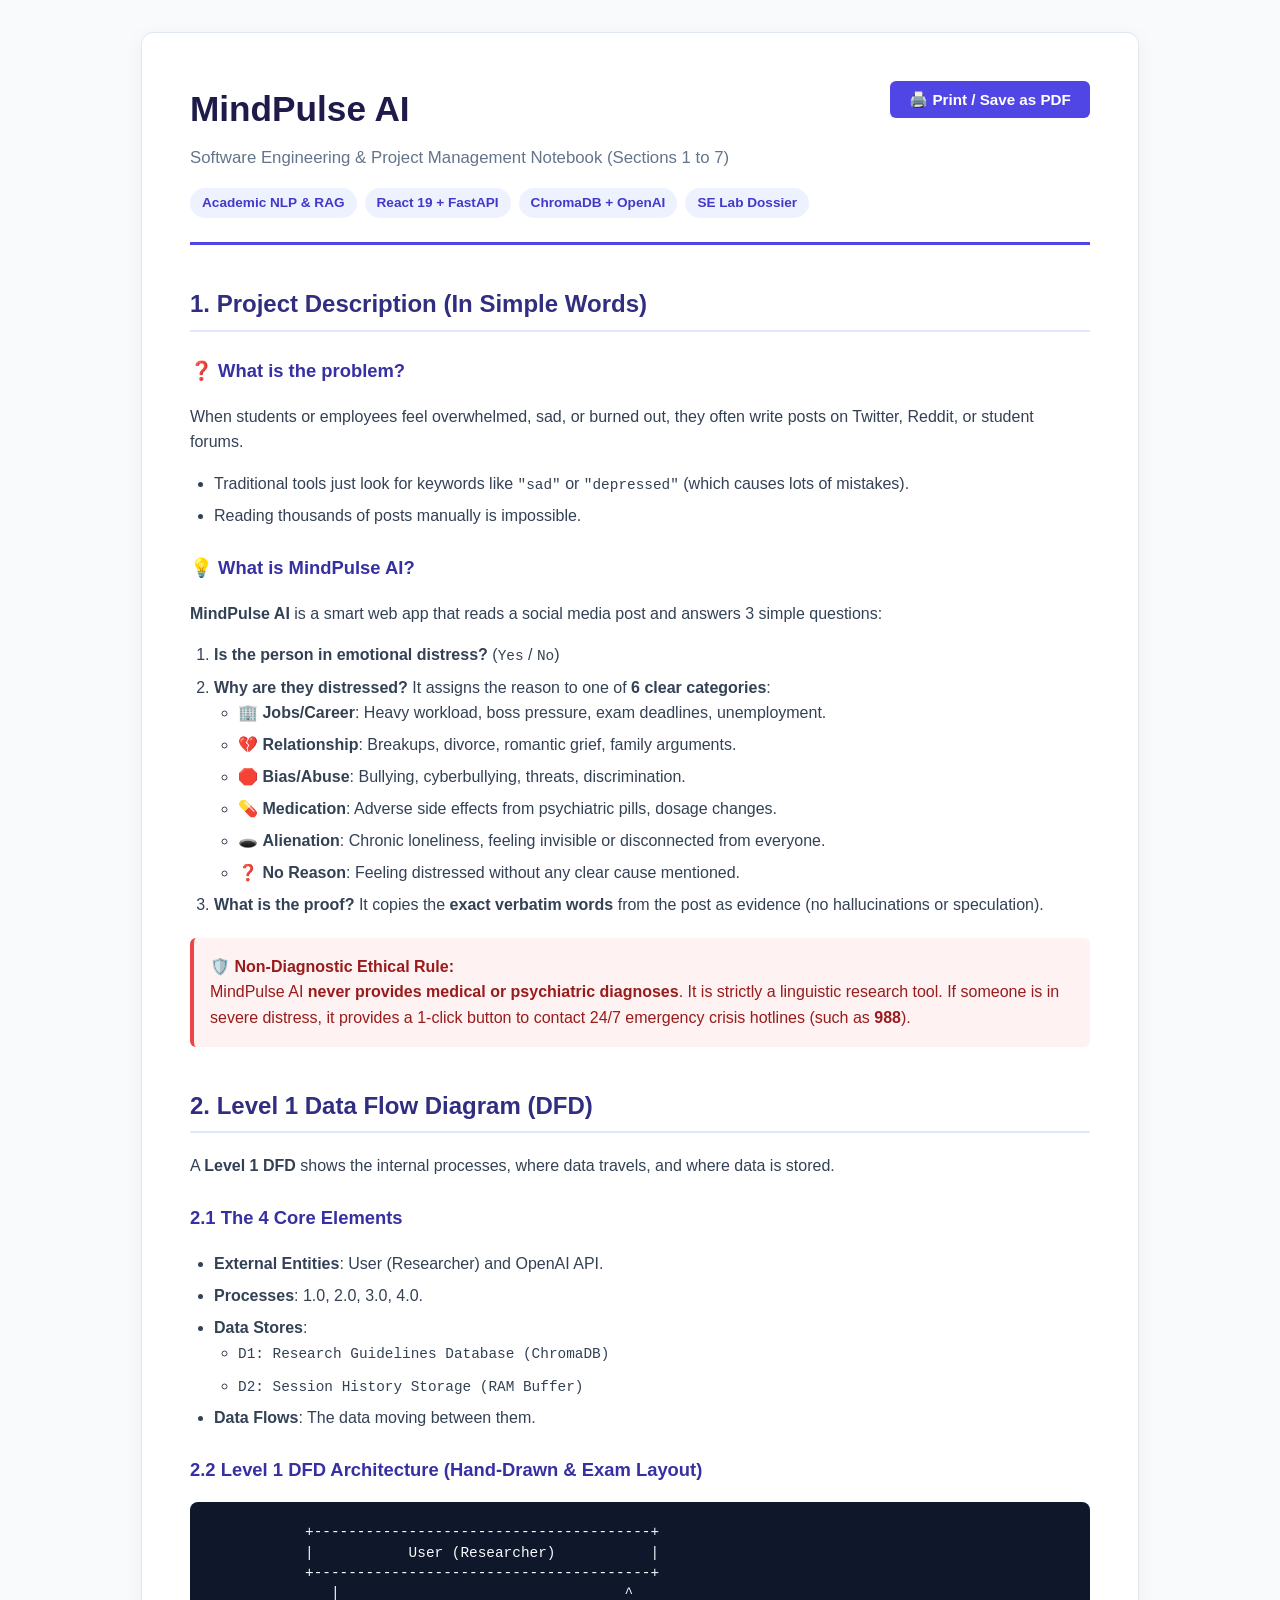
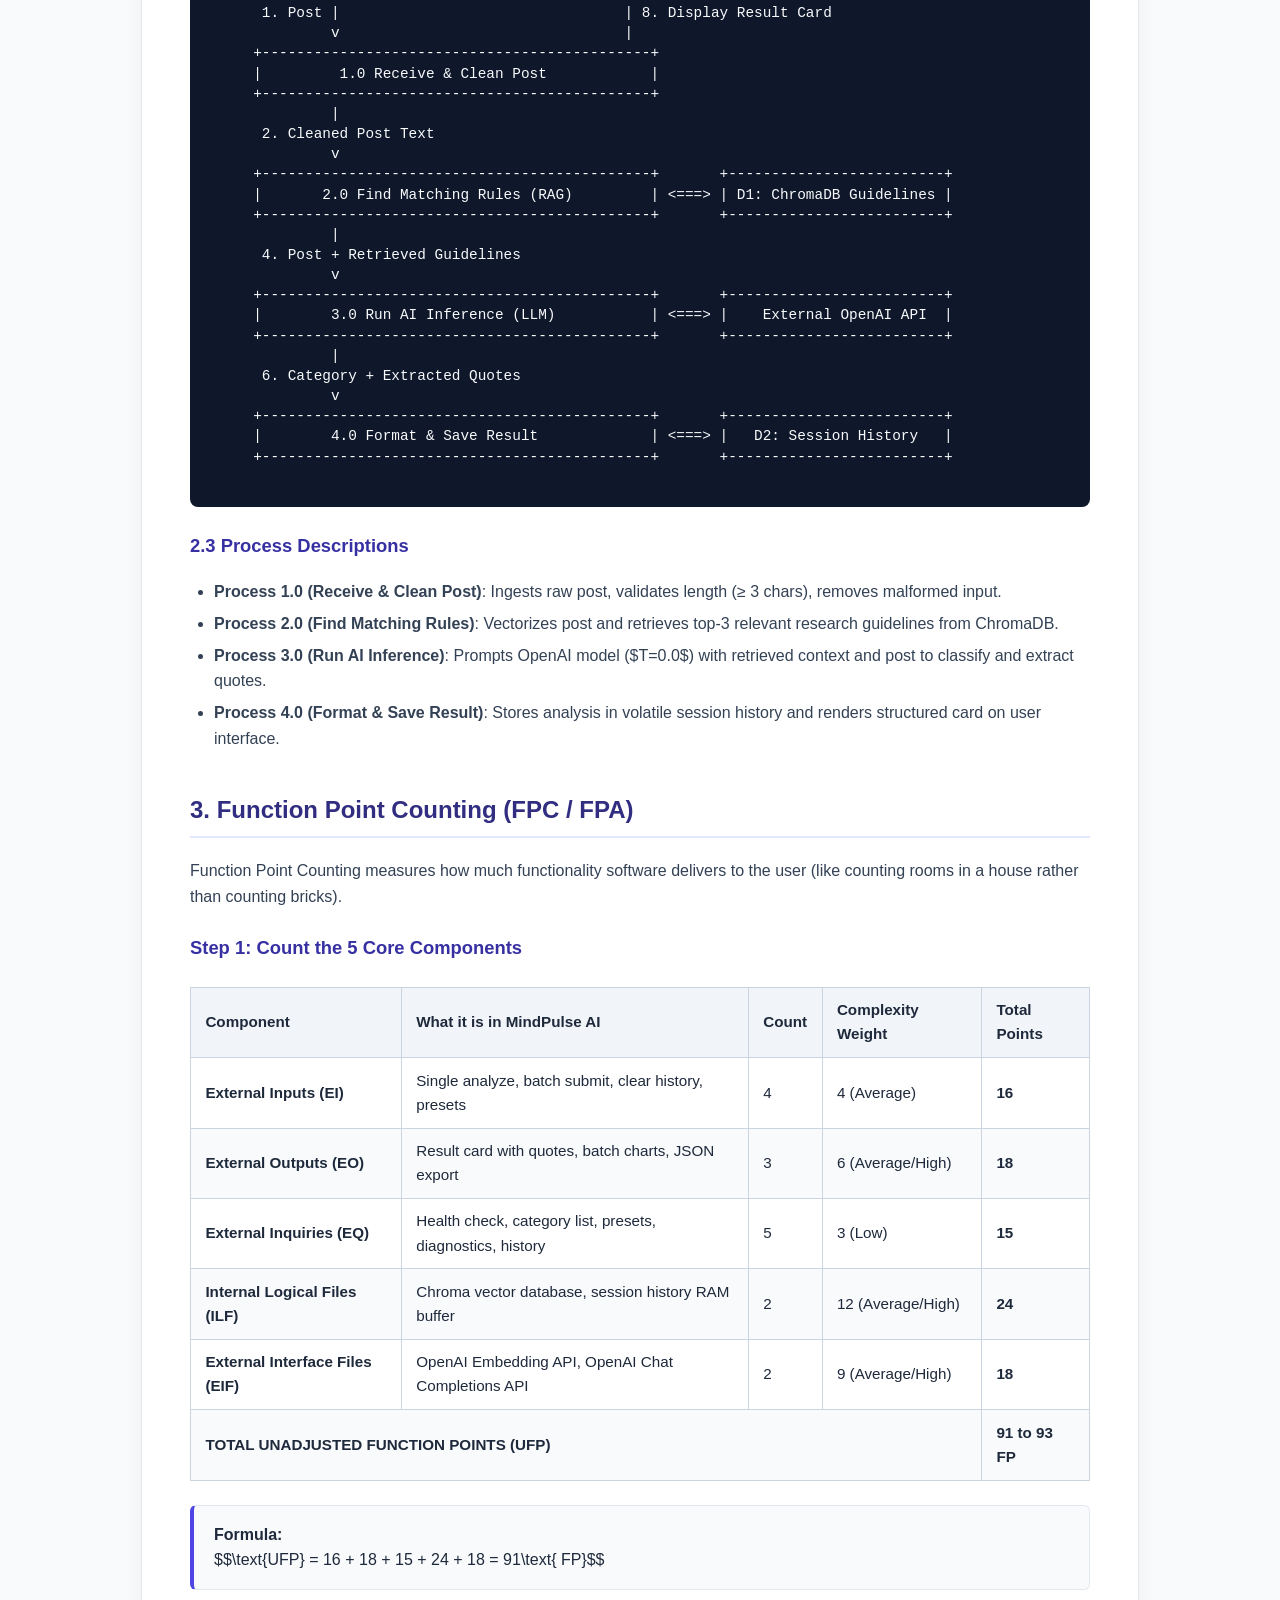
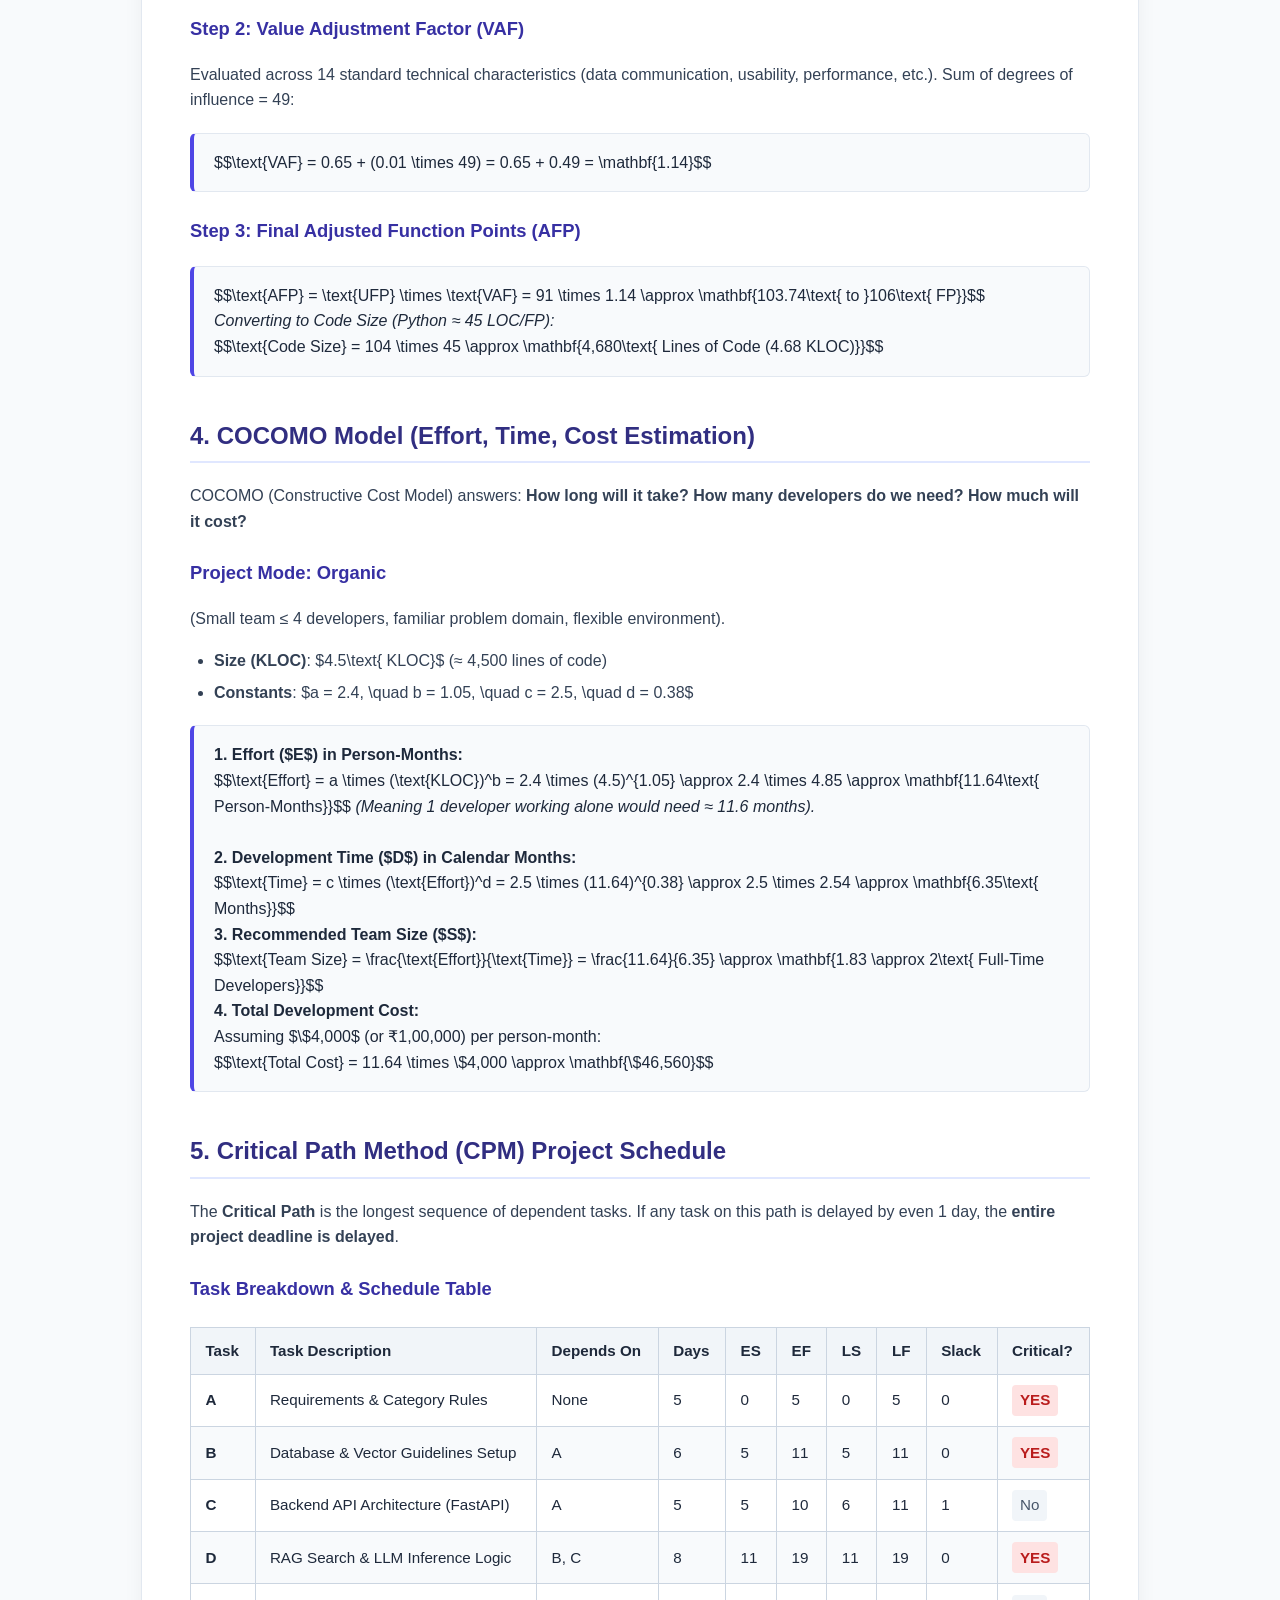
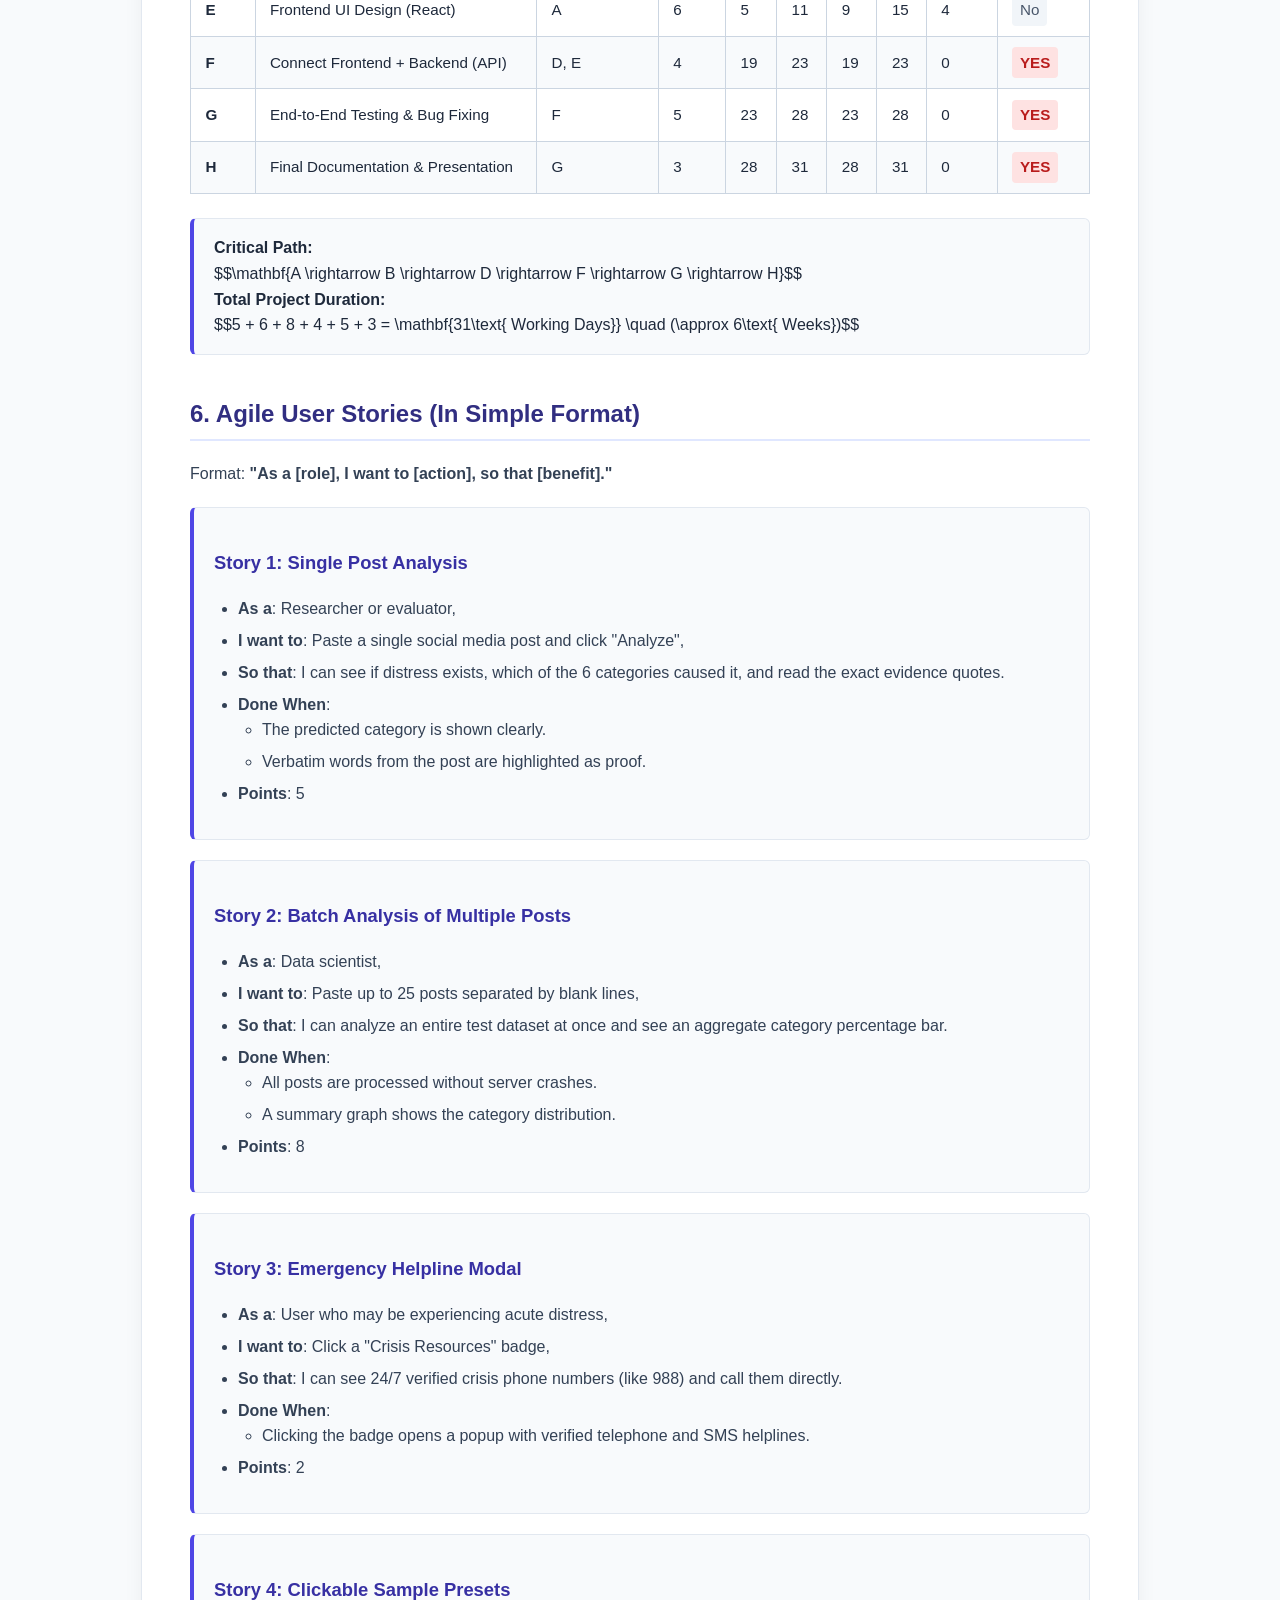
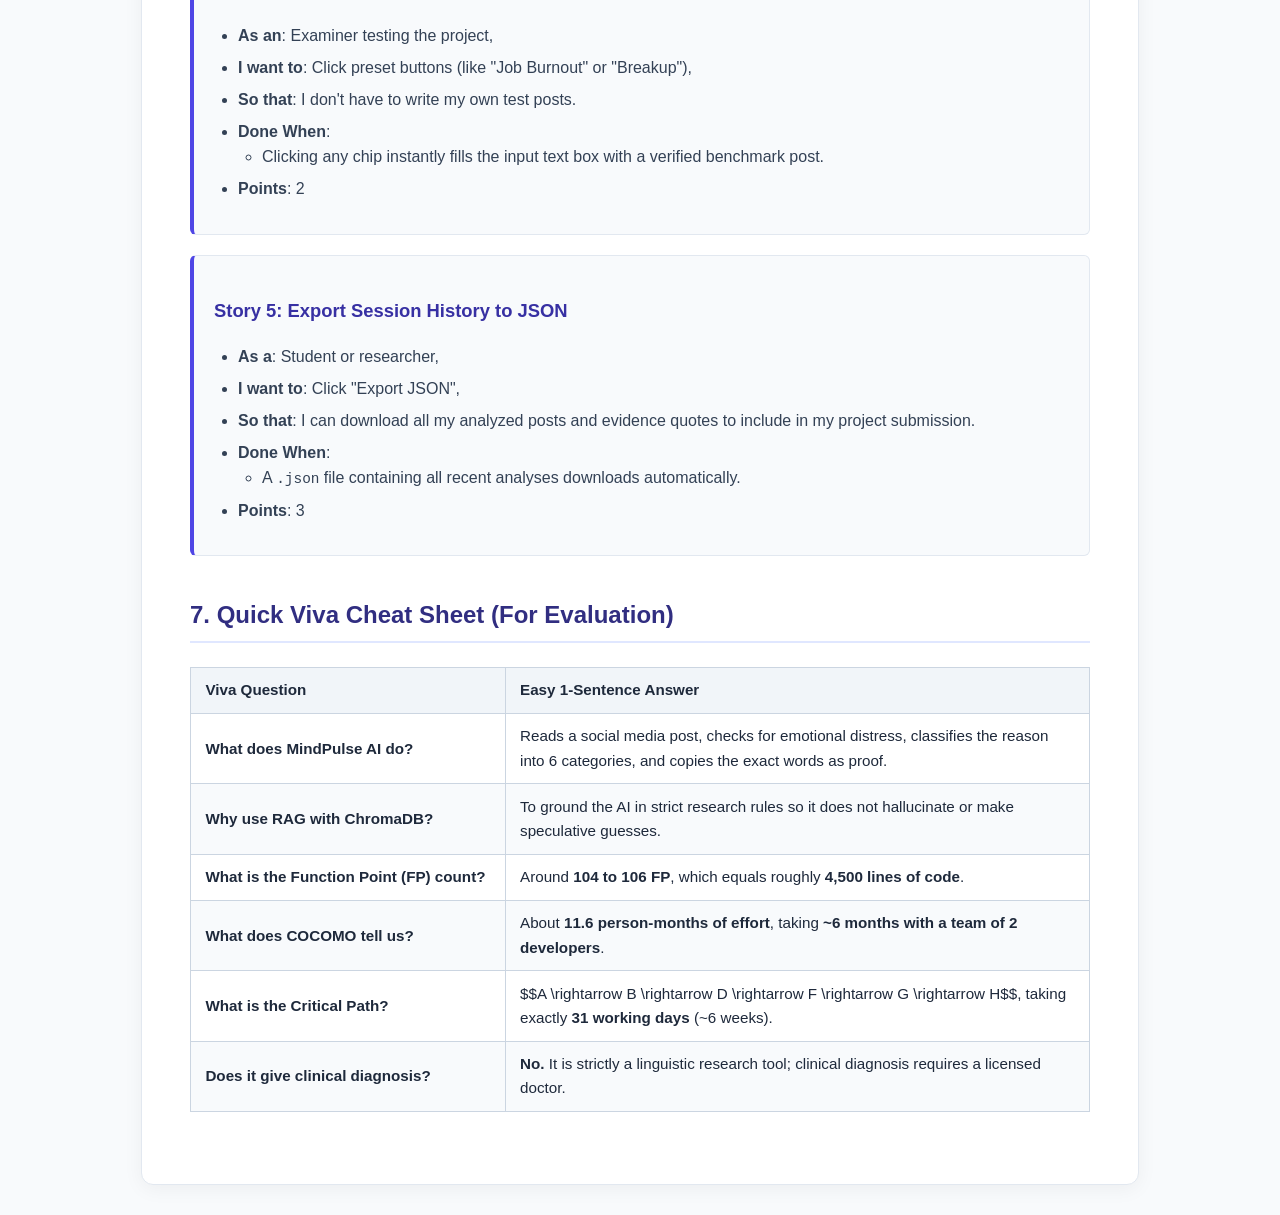
<file: MindPulse_SE_Documentation.html>
<!DOCTYPE html>
<html lang="en">
<head>
  <meta charset="UTF-8">
  <meta name="viewport" content="width=device-width, initial-scale=1.0">
  <title>MindPulse AI — Software Engineering Project Notebook</title>
  <style>
    @media print {
      body {
        margin: 0;
        padding: 1.5cm;
        font-size: 11pt;
        color: #000;
        background: #fff;
      }
      .no-print {
        display: none !important;
      }
      .page-break {
        page-break-before: always;
      }
      .card {
        box-shadow: none !important;
        border: 1px solid #ccc !important;
      }
    }

    body {
      font-family: -apple-system, BlinkMacSystemFont, "Segoe UI", Roboto, Helvetica, Arial, sans-serif;
      line-height: 1.6;
      color: #1e293b;
      background-color: #f8fafc;
      margin: 0;
      padding: 2rem 1rem;
    }

    .container {
      max-width: 900px;
      margin: 0 auto;
      background: #ffffff;
      padding: 3rem;
      border-radius: 12px;
      box-shadow: 0 4px 20px rgba(0, 0, 0, 0.05);
      border: 1px solid #e2e8f0;
    }

    .header-banner {
      border-bottom: 3px solid #4f46e5;
      padding-bottom: 1.5rem;
      margin-bottom: 2.5rem;
    }

    h1 {
      color: #1e1b4b;
      margin: 0 0 0.5rem 0;
      font-size: 2.2rem;
    }

    .subtitle {
      color: #64748b;
      font-size: 1.05rem;
      margin-bottom: 1rem;
    }

    .meta-badges {
      display: flex;
      flex-wrap: wrap;
      gap: 0.5rem;
      margin-top: 1rem;
    }

    .badge {
      display: inline-block;
      padding: 0.25rem 0.75rem;
      background: #eef2ff;
      color: #4338ca;
      border-radius: 9999px;
      font-size: 0.85rem;
      font-weight: 600;
    }

    h2 {
      color: #312e81;
      border-bottom: 2px solid #e0e7ff;
      padding-bottom: 0.4rem;
      margin-top: 2.5rem;
      font-size: 1.5rem;
    }

    h3 {
      color: #3730a3;
      margin-top: 1.5rem;
      font-size: 1.15rem;
    }

    p, li {
      color: #334155;
    }

    ul, ol {
      padding-left: 1.5rem;
    }

    li {
      margin-bottom: 0.4rem;
    }

    .card {
      background: #f8fafc;
      border: 1px solid #e2e8f0;
      border-left: 4px solid #4f46e5;
      padding: 1rem 1.25rem;
      border-radius: 6px;
      margin: 1.25rem 0;
    }

    .alert-box {
      background: #fef2f2;
      border-left: 4px solid #ef4444;
      padding: 1rem;
      border-radius: 6px;
      margin: 1.25rem 0;
      color: #991b1b;
    }

    pre, code {
      font-family: ui-monospace, SFMono-Regular, Menlo, Monaco, Consolas, monospace;
      font-size: 0.9rem;
    }

    pre {
      background: #0f172a;
      color: #f8fafc;
      padding: 1.25rem;
      border-radius: 8px;
      overflow-x: auto;
      line-height: 1.4;
    }

    table {
      width: 100%;
      border-collapse: collapse;
      margin: 1.5rem 0;
      font-size: 0.95rem;
    }

    th, td {
      border: 1px solid #cbd5e1;
      padding: 0.65rem 0.9rem;
      text-align: left;
    }

    th {
      background: #f1f5f9;
      color: #1e293b;
      font-weight: 600;
    }

    tr:nth-child(even) {
      background: #f8fafc;
    }

    .critical-tag {
      background: #fee2e2;
      color: #b91c1c;
      font-weight: 700;
      padding: 0.2rem 0.5rem;
      border-radius: 4px;
      display: inline-block;
    }

    .noncritical-tag {
      background: #f1f5f9;
      color: #475569;
      padding: 0.2rem 0.5rem;
      border-radius: 4px;
      display: inline-block;
    }

    .print-button {
      background: #4f46e5;
      color: white;
      border: none;
      padding: 0.6rem 1.2rem;
      font-size: 0.95rem;
      font-weight: 600;
      border-radius: 6px;
      cursor: pointer;
      float: right;
      transition: background 0.2s;
    }

    .print-button:hover {
      background: #4338ca;
    }
  </style>
</head>
<body>

<div class="container">
  <button class="print-button no-print" onclick="window.print()">🖨️ Print / Save as PDF</button>

  <div class="header-banner">
    <h1>MindPulse AI</h1>
    <div class="subtitle">Software Engineering & Project Management Notebook (Sections 1 to 7)</div>
    <div class="meta-badges">
      <span class="badge">Academic NLP & RAG</span>
      <span class="badge">React 19 + FastAPI</span>
      <span class="badge">ChromaDB + OpenAI</span>
      <span class="badge">SE Lab Dossier</span>
    </div>
  </div>

  <!-- SECTION 1 -->
  <h2>1. Project Description (In Simple Words)</h2>
  
  <h3>❓ What is the problem?</h3>
  <p>
    When students or employees feel overwhelmed, sad, or burned out, they often write posts on Twitter, Reddit, or student forums.
  </p>
  <ul>
    <li>Traditional tools just look for keywords like <code>"sad"</code> or <code>"depressed"</code> (which causes lots of mistakes).</li>
    <li>Reading thousands of posts manually is impossible.</li>
  </ul>

  <h3>💡 What is MindPulse AI?</h3>
  <p>
    <strong>MindPulse AI</strong> is a smart web app that reads a social media post and answers 3 simple questions:
  </p>
  <ol>
    <li><strong>Is the person in emotional distress?</strong> (<code>Yes</code> / <code>No</code>)</li>
    <li><strong>Why are they distressed?</strong> It assigns the reason to one of <strong>6 clear categories</strong>:
      <ul>
        <li>🏢 <strong>Jobs/Career</strong>: Heavy workload, boss pressure, exam deadlines, unemployment.</li>
        <li>💔 <strong>Relationship</strong>: Breakups, divorce, romantic grief, family arguments.</li>
        <li>🛑 <strong>Bias/Abuse</strong>: Bullying, cyberbullying, threats, discrimination.</li>
        <li>💊 <strong>Medication</strong>: Adverse side effects from psychiatric pills, dosage changes.</li>
        <li>🕳️ <strong>Alienation</strong>: Chronic loneliness, feeling invisible or disconnected from everyone.</li>
        <li>❓ <strong>No Reason</strong>: Feeling distressed without any clear cause mentioned.</li>
      </ul>
    </li>
    <li><strong>What is the proof?</strong> It copies the <strong>exact verbatim words</strong> from the post as evidence (no hallucinations or speculation).</li>
  </ol>

  <div class="alert-box">
    <strong>🛡️ Non-Diagnostic Ethical Rule:</strong><br>
    MindPulse AI <strong>never provides medical or psychiatric diagnoses</strong>. It is strictly a linguistic research tool. If someone is in severe distress, it provides a 1-click button to contact 24/7 emergency crisis hotlines (such as <strong>988</strong>).
  </div>

  <div class="page-break"></div>

  <!-- SECTION 2 -->
  <h2>2. Level 1 Data Flow Diagram (DFD)</h2>
  <p>A <strong>Level 1 DFD</strong> shows the internal processes, where data travels, and where data is stored.</p>

  <h3>2.1 The 4 Core Elements</h3>
  <ul>
    <li><strong>External Entities</strong>: User (Researcher) and OpenAI API.</li>
    <li><strong>Processes</strong>: 1.0, 2.0, 3.0, 4.0.</li>
    <li><strong>Data Stores</strong>:
      <ul>
        <li><code>D1: Research Guidelines Database (ChromaDB)</code></li>
        <li><code>D2: Session History Storage (RAM Buffer)</code></li>
      </ul>
    </li>
    <li><strong>Data Flows</strong>: The data moving between them.</li>
  </ul>

  <h3>2.2 Level 1 DFD Architecture (Hand-Drawn & Exam Layout)</h3>
  <pre>
           +---------------------------------------+
           |           User (Researcher)           |
           +---------------------------------------+
              |                                 ^
      1. Post |                                 | 8. Display Result Card
              v                                 |
     +---------------------------------------------+
     |         1.0 Receive & Clean Post            |
     +---------------------------------------------+
              |
      2. Cleaned Post Text
              v
     +---------------------------------------------+       +-------------------------+
     |       2.0 Find Matching Rules (RAG)         | <===> | D1: ChromaDB Guidelines |
     +---------------------------------------------+       +-------------------------+
              |
      4. Post + Retrieved Guidelines
              v
     +---------------------------------------------+       +-------------------------+
     |        3.0 Run AI Inference (LLM)           | <===> |    External OpenAI API  |
     +---------------------------------------------+       +-------------------------+
              |
      6. Category + Extracted Quotes
              v
     +---------------------------------------------+       +-------------------------+
     |        4.0 Format & Save Result             | <===> |   D2: Session History   |
     +---------------------------------------------+       +-------------------------+
  </pre>

  <h3>2.3 Process Descriptions</h3>
  <ul>
    <li><strong>Process 1.0 (Receive & Clean Post)</strong>: Ingests raw post, validates length (&ge; 3 chars), removes malformed input.</li>
    <li><strong>Process 2.0 (Find Matching Rules)</strong>: Vectorizes post and retrieves top-3 relevant research guidelines from ChromaDB.</li>
    <li><strong>Process 3.0 (Run AI Inference)</strong>: Prompts OpenAI model ($T=0.0$) with retrieved context and post to classify and extract quotes.</li>
    <li><strong>Process 4.0 (Format & Save Result)</strong>: Stores analysis in volatile session history and renders structured card on user interface.</li>
  </ul>

  <div class="page-break"></div>

  <!-- SECTION 3 -->
  <h2>3. Function Point Counting (FPC / FPA)</h2>
  <p>Function Point Counting measures how much functionality software delivers to the user (like counting rooms in a house rather than counting bricks).</p>

  <h3>Step 1: Count the 5 Core Components</h3>
  <table>
    <thead>
      <tr>
        <th>Component</th>
        <th>What it is in MindPulse AI</th>
        <th>Count</th>
        <th>Complexity Weight</th>
        <th>Total Points</th>
      </tr>
    </thead>
    <tbody>
      <tr>
        <td><strong>External Inputs (EI)</strong></td>
        <td>Single analyze, batch submit, clear history, presets</td>
        <td>4</td>
        <td>4 (Average)</td>
        <td><strong>16</strong></td>
      </tr>
      <tr>
        <td><strong>External Outputs (EO)</strong></td>
        <td>Result card with quotes, batch charts, JSON export</td>
        <td>3</td>
        <td>6 (Average/High)</td>
        <td><strong>18</strong></td>
      </tr>
      <tr>
        <td><strong>External Inquiries (EQ)</strong></td>
        <td>Health check, category list, presets, diagnostics, history</td>
        <td>5</td>
        <td>3 (Low)</td>
        <td><strong>15</strong></td>
      </tr>
      <tr>
        <td><strong>Internal Logical Files (ILF)</strong></td>
        <td>Chroma vector database, session history RAM buffer</td>
        <td>2</td>
        <td>12 (Average/High)</td>
        <td><strong>24</strong></td>
      </tr>
      <tr>
        <td><strong>External Interface Files (EIF)</strong></td>
        <td>OpenAI Embedding API, OpenAI Chat Completions API</td>
        <td>2</td>
        <td>9 (Average/High)</td>
        <td><strong>18</strong></td>
      </tr>
      <tr>
        <td colspan="4"><strong>TOTAL UNADJUSTED FUNCTION POINTS (UFP)</strong></td>
        <td><strong>91 to 93 FP</strong></td>
      </tr>
    </tbody>
  </table>

  <div class="card">
    <strong>Formula:</strong><br>
    $$\text{UFP} = 16 + 18 + 15 + 24 + 18 = 91\text{ FP}$$
  </div>

  <h3>Step 2: Value Adjustment Factor (VAF)</h3>
  <p>Evaluated across 14 standard technical characteristics (data communication, usability, performance, etc.). Sum of degrees of influence = 49:</p>
  <div class="card">
    $$\text{VAF} = 0.65 + (0.01 \times 49) = 0.65 + 0.49 = \mathbf{1.14}$$
  </div>

  <h3>Step 3: Final Adjusted Function Points (AFP)</h3>
  <div class="card">
    $$\text{AFP} = \text{UFP} \times \text{VAF} = 91 \times 1.14 \approx \mathbf{103.74\text{ to }106\text{ FP}}$$
    <br>
    <em>Converting to Code Size (Python &approx; 45 LOC/FP):</em><br>
    $$\text{Code Size} = 104 \times 45 \approx \mathbf{4,680\text{ Lines of Code (4.68 KLOC)}}$$
  </div>

  <div class="page-break"></div>

  <!-- SECTION 4 -->
  <h2>4. COCOMO Model (Effort, Time, Cost Estimation)</h2>
  <p>COCOMO (Constructive Cost Model) answers: <strong>How long will it take? How many developers do we need? How much will it cost?</strong></p>

  <h3>Project Mode: Organic</h3>
  <p>(Small team &le; 4 developers, familiar problem domain, flexible environment).</p>
  <ul>
    <li><strong>Size (KLOC)</strong>: $4.5\text{ KLOC}$ (&approx; 4,500 lines of code)</li>
    <li><strong>Constants</strong>: $a = 2.4, \quad b = 1.05, \quad c = 2.5, \quad d = 0.38$</li>
  </ul>

  <div class="card">
    <strong>1. Effort ($E$) in Person-Months:</strong><br>
    $$\text{Effort} = a \times (\text{KLOC})^b = 2.4 \times (4.5)^{1.05} \approx 2.4 \times 4.85 \approx \mathbf{11.64\text{ Person-Months}}$$
    <em>(Meaning 1 developer working alone would need &approx; 11.6 months).</em>
    <br><br>
    <strong>2. Development Time ($D$) in Calendar Months:</strong><br>
    $$\text{Time} = c \times (\text{Effort})^d = 2.5 \times (11.64)^{0.38} \approx 2.5 \times 2.54 \approx \mathbf{6.35\text{ Months}}$$
    <br>
    <strong>3. Recommended Team Size ($S$):</strong><br>
    $$\text{Team Size} = \frac{\text{Effort}}{\text{Time}} = \frac{11.64}{6.35} \approx \mathbf{1.83 \approx 2\text{ Full-Time Developers}}$$
    <br>
    <strong>4. Total Development Cost:</strong><br>
    Assuming $\$4,000$ (or ₹1,00,000) per person-month:<br>
    $$\text{Total Cost} = 11.64 \times \$4,000 \approx \mathbf{\$46,560}$$
  </div>

  <div class="page-break"></div>

  <!-- SECTION 5 -->
  <h2>5. Critical Path Method (CPM) Project Schedule</h2>
  <p>The <strong>Critical Path</strong> is the longest sequence of dependent tasks. If any task on this path is delayed by even 1 day, the <strong>entire project deadline is delayed</strong>.</p>

  <h3>Task Breakdown & Schedule Table</h3>
  <table>
    <thead>
      <tr>
        <th>Task</th>
        <th>Task Description</th>
        <th>Depends On</th>
        <th>Days</th>
        <th>ES</th>
        <th>EF</th>
        <th>LS</th>
        <th>LF</th>
        <th>Slack</th>
        <th>Critical?</th>
      </tr>
    </thead>
    <tbody>
      <tr>
        <td><strong>A</strong></td>
        <td>Requirements & Category Rules</td>
        <td>None</td>
        <td>5</td>
        <td>0</td>
        <td>5</td>
        <td>0</td>
        <td>5</td>
        <td>0</td>
        <td><span class="critical-tag">YES</span></td>
      </tr>
      <tr>
        <td><strong>B</strong></td>
        <td>Database & Vector Guidelines Setup</td>
        <td>A</td>
        <td>6</td>
        <td>5</td>
        <td>11</td>
        <td>5</td>
        <td>11</td>
        <td>0</td>
        <td><span class="critical-tag">YES</span></td>
      </tr>
      <tr>
        <td><strong>C</strong></td>
        <td>Backend API Architecture (FastAPI)</td>
        <td>A</td>
        <td>5</td>
        <td>5</td>
        <td>10</td>
        <td>6</td>
        <td>11</td>
        <td>1</td>
        <td><span class="noncritical-tag">No</span></td>
      </tr>
      <tr>
        <td><strong>D</strong></td>
        <td>RAG Search & LLM Inference Logic</td>
        <td>B, C</td>
        <td>8</td>
        <td>11</td>
        <td>19</td>
        <td>11</td>
        <td>19</td>
        <td>0</td>
        <td><span class="critical-tag">YES</span></td>
      </tr>
      <tr>
        <td><strong>E</strong></td>
        <td>Frontend UI Design (React)</td>
        <td>A</td>
        <td>6</td>
        <td>5</td>
        <td>11</td>
        <td>9</td>
        <td>15</td>
        <td>4</td>
        <td><span class="noncritical-tag">No</span></td>
      </tr>
      <tr>
        <td><strong>F</strong></td>
        <td>Connect Frontend + Backend (API)</td>
        <td>D, E</td>
        <td>4</td>
        <td>19</td>
        <td>23</td>
        <td>19</td>
        <td>23</td>
        <td>0</td>
        <td><span class="critical-tag">YES</span></td>
      </tr>
      <tr>
        <td><strong>G</strong></td>
        <td>End-to-End Testing & Bug Fixing</td>
        <td>F</td>
        <td>5</td>
        <td>23</td>
        <td>28</td>
        <td>23</td>
        <td>28</td>
        <td>0</td>
        <td><span class="critical-tag">YES</span></td>
      </tr>
      <tr>
        <td><strong>H</strong></td>
        <td>Final Documentation & Presentation</td>
        <td>G</td>
        <td>3</td>
        <td>28</td>
        <td>31</td>
        <td>28</td>
        <td>31</td>
        <td>0</td>
        <td><span class="critical-tag">YES</span></td>
      </tr>
    </tbody>
  </table>

  <div class="card">
    <strong>Critical Path:</strong><br>
    $$\mathbf{A \rightarrow B \rightarrow D \rightarrow F \rightarrow G \rightarrow H}$$
    <br>
    <strong>Total Project Duration:</strong><br>
    $$5 + 6 + 8 + 4 + 5 + 3 = \mathbf{31\text{ Working Days}} \quad (\approx 6\text{ Weeks})$$
  </div>

  <div class="page-break"></div>

  <!-- SECTION 6 -->
  <h2>6. Agile User Stories (In Simple Format)</h2>
  <p>Format: <strong>"As a [role], I want to [action], so that [benefit]."</strong></p>

  <div class="card">
    <h3>Story 1: Single Post Analysis</h3>
    <ul>
      <li><strong>As a</strong>: Researcher or evaluator,</li>
      <li><strong>I want to</strong>: Paste a single social media post and click "Analyze",</li>
      <li><strong>So that</strong>: I can see if distress exists, which of the 6 categories caused it, and read the exact evidence quotes.</li>
      <li><strong>Done When</strong>:
        <ul>
          <li>The predicted category is shown clearly.</li>
          <li>Verbatim words from the post are highlighted as proof.</li>
        </ul>
      </li>
      <li><strong>Points</strong>: 5</li>
    </ul>
  </div>

  <div class="card">
    <h3>Story 2: Batch Analysis of Multiple Posts</h3>
    <ul>
      <li><strong>As a</strong>: Data scientist,</li>
      <li><strong>I want to</strong>: Paste up to 25 posts separated by blank lines,</li>
      <li><strong>So that</strong>: I can analyze an entire test dataset at once and see an aggregate category percentage bar.</li>
      <li><strong>Done When</strong>:
        <ul>
          <li>All posts are processed without server crashes.</li>
          <li>A summary graph shows the category distribution.</li>
        </ul>
      </li>
      <li><strong>Points</strong>: 8</li>
    </ul>
  </div>

  <div class="card">
    <h3>Story 3: Emergency Helpline Modal</h3>
    <ul>
      <li><strong>As a</strong>: User who may be experiencing acute distress,</li>
      <li><strong>I want to</strong>: Click a "Crisis Resources" badge,</li>
      <li><strong>So that</strong>: I can see 24/7 verified crisis phone numbers (like 988) and call them directly.</li>
      <li><strong>Done When</strong>:
        <ul>
          <li>Clicking the badge opens a popup with verified telephone and SMS helplines.</li>
        </ul>
      </li>
      <li><strong>Points</strong>: 2</li>
    </ul>
  </div>

  <div class="card">
    <h3>Story 4: Clickable Sample Presets</h3>
    <ul>
      <li><strong>As an</strong>: Examiner testing the project,</li>
      <li><strong>I want to</strong>: Click preset buttons (like "Job Burnout" or "Breakup"),</li>
      <li><strong>So that</strong>: I don't have to write my own test posts.</li>
      <li><strong>Done When</strong>:
        <ul>
          <li>Clicking any chip instantly fills the input text box with a verified benchmark post.</li>
        </ul>
      </li>
      <li><strong>Points</strong>: 2</li>
    </ul>
  </div>

  <div class="card">
    <h3>Story 5: Export Session History to JSON</h3>
    <ul>
      <li><strong>As a</strong>: Student or researcher,</li>
      <li><strong>I want to</strong>: Click "Export JSON",</li>
      <li><strong>So that</strong>: I can download all my analyzed posts and evidence quotes to include in my project submission.</li>
      <li><strong>Done When</strong>:
        <ul>
          <li>A <code>.json</code> file containing all recent analyses downloads automatically.</li>
        </ul>
      </li>
      <li><strong>Points</strong>: 3</li>
    </ul>
  </div>

  <div class="page-break"></div>

  <!-- SECTION 7 -->
  <h2>7. Quick Viva Cheat Sheet (For Evaluation)</h2>
  <table>
    <thead>
      <tr>
        <th style="width: 35%;">Viva Question</th>
        <th>Easy 1-Sentence Answer</th>
      </tr>
    </thead>
    <tbody>
      <tr>
        <td><strong>What does MindPulse AI do?</strong></td>
        <td>Reads a social media post, checks for emotional distress, classifies the reason into 6 categories, and copies the exact words as proof.</td>
      </tr>
      <tr>
        <td><strong>Why use RAG with ChromaDB?</strong></td>
        <td>To ground the AI in strict research rules so it does not hallucinate or make speculative guesses.</td>
      </tr>
      <tr>
        <td><strong>What is the Function Point (FP) count?</strong></td>
        <td>Around <strong>104 to 106 FP</strong>, which equals roughly <strong>4,500 lines of code</strong>.</td>
      </tr>
      <tr>
        <td><strong>What does COCOMO tell us?</strong></td>
        <td>About <strong>11.6 person-months of effort</strong>, taking <strong>~6 months with a team of 2 developers</strong>.</td>
      </tr>
      <tr>
        <td><strong>What is the Critical Path?</strong></td>
        <td>$$A \rightarrow B \rightarrow D \rightarrow F \rightarrow G \rightarrow H$$, taking exactly <strong>31 working days</strong> (~6 weeks).</td>
      </tr>
      <tr>
        <td><strong>Does it give clinical diagnosis?</strong></td>
        <td><strong>No.</strong> It is strictly a linguistic research tool; clinical diagnosis requires a licensed doctor.</td>
      </tr>
    </tbody>
  </table>

</div>

</body>
</html>
</file>
